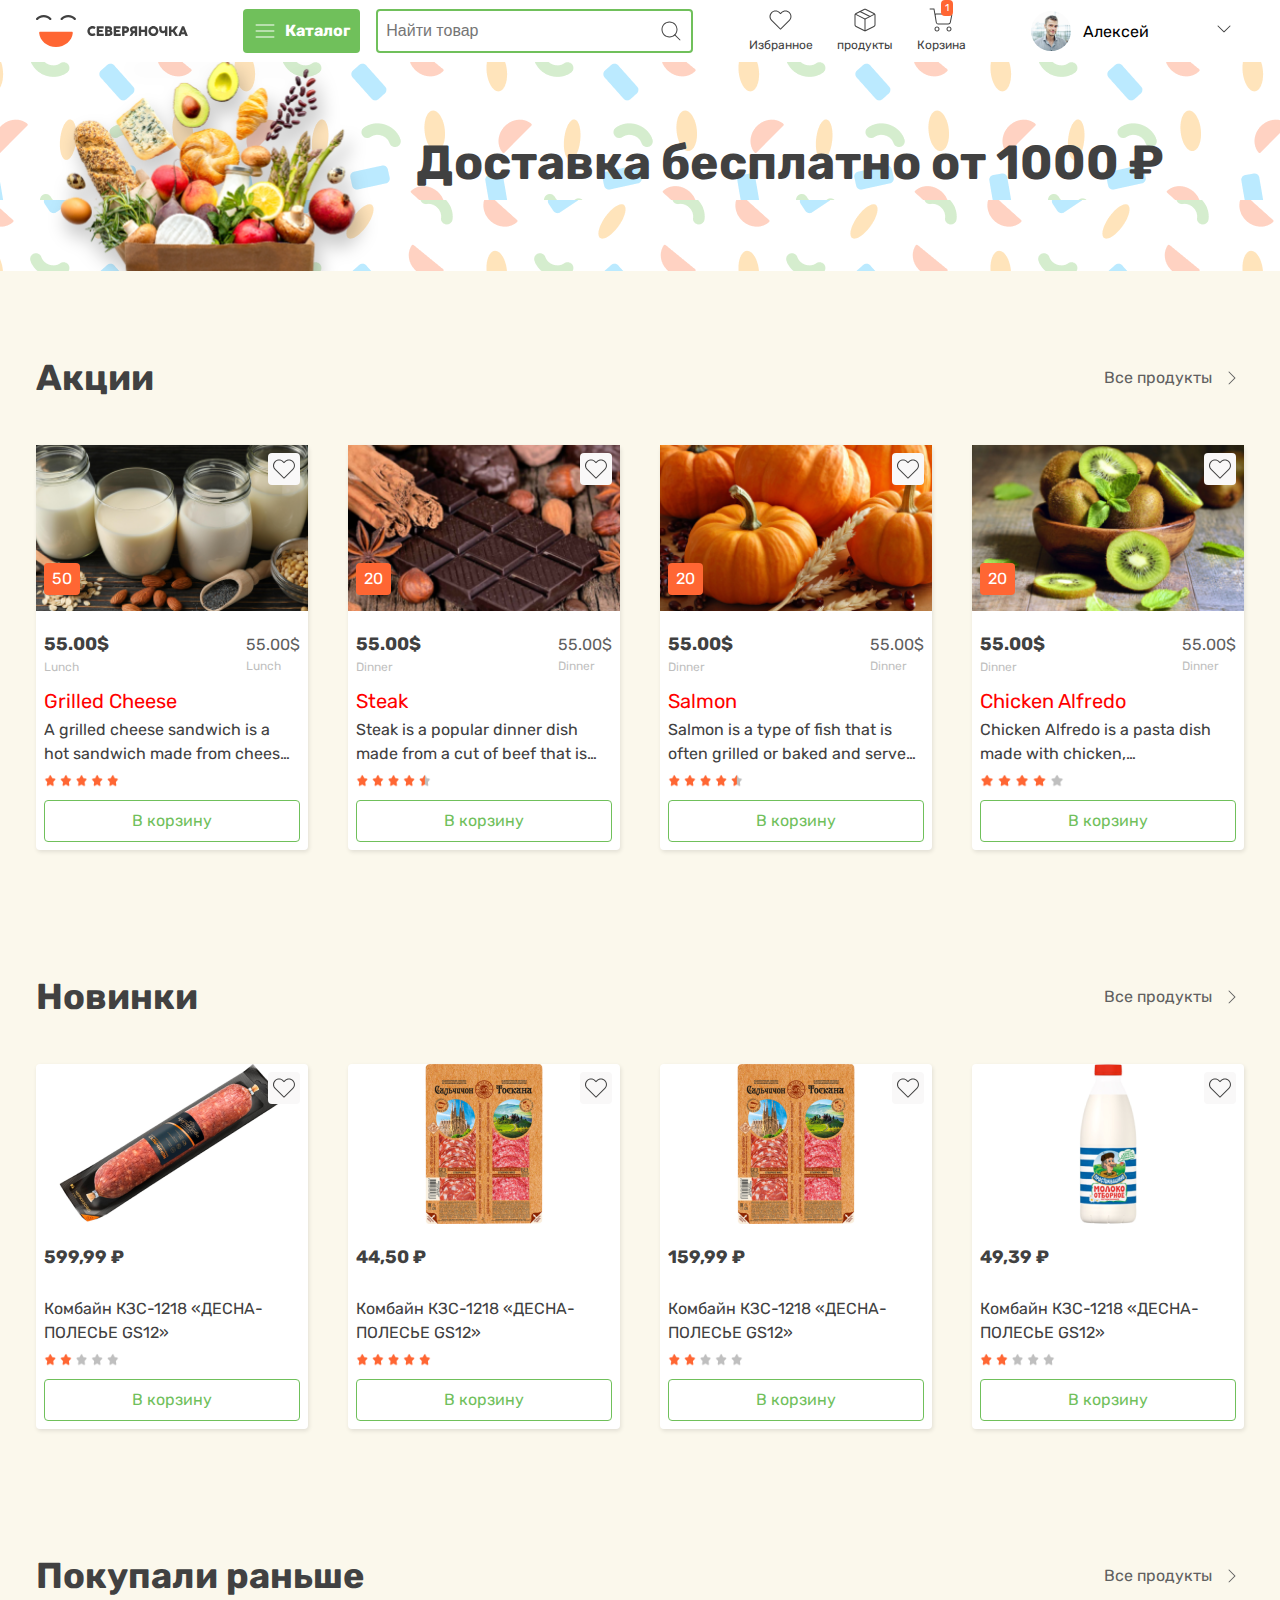
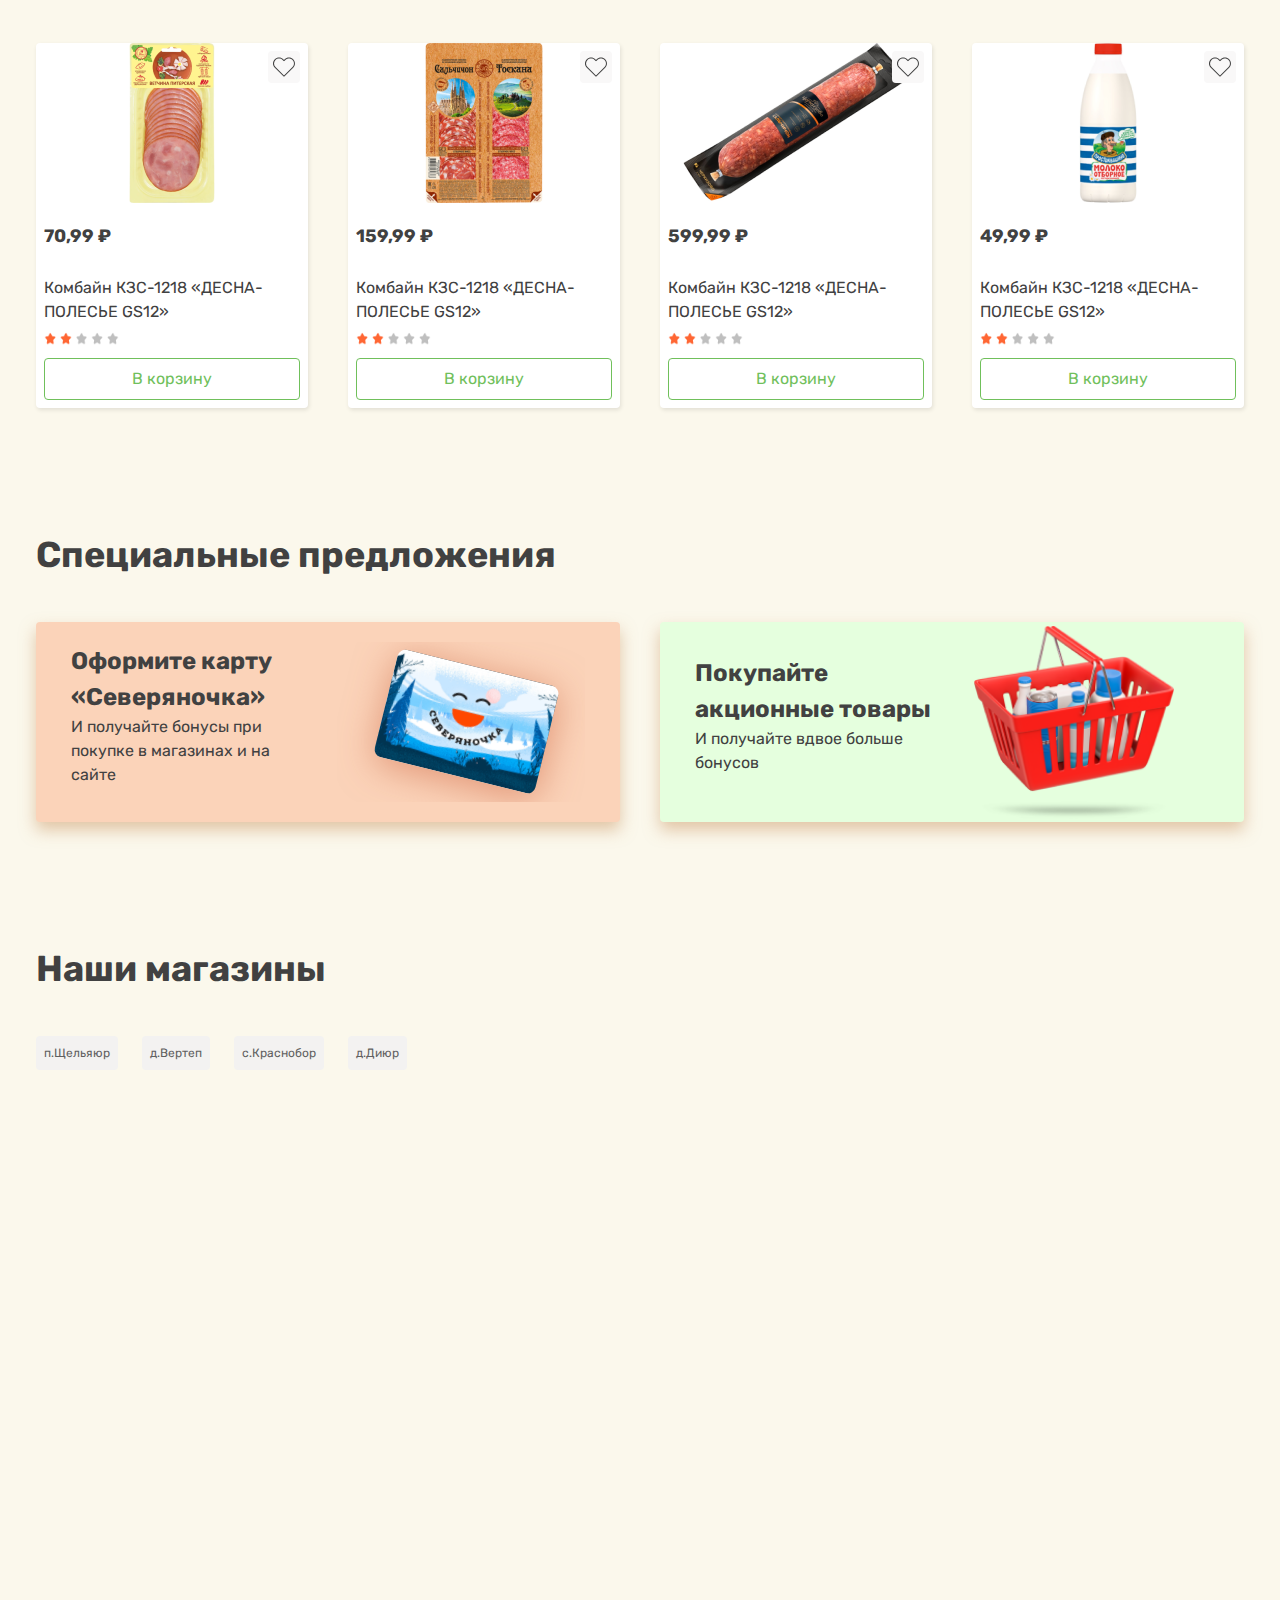
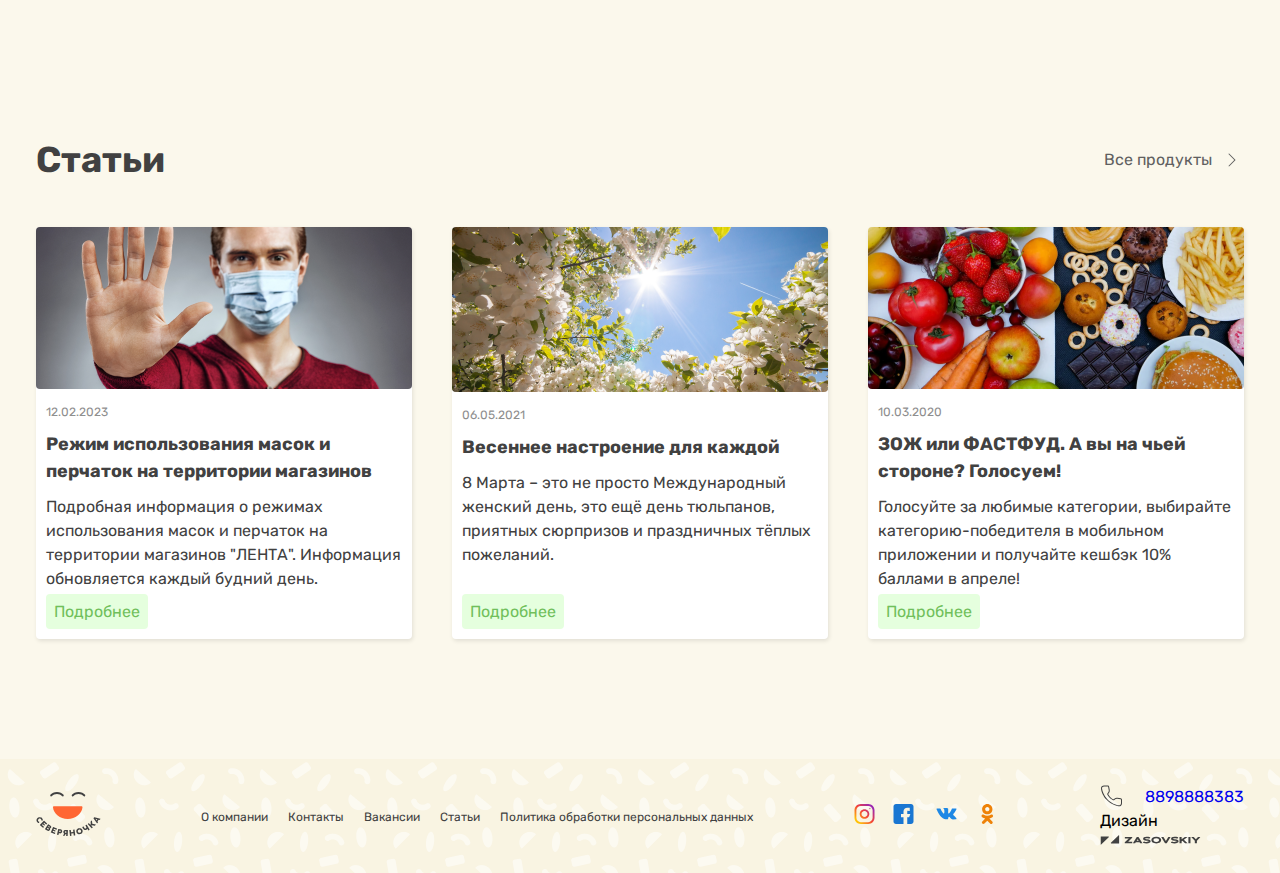
<file: index.html>
<!DOCTYPE html>
<html lang="en">

<head>
  <meta charset="UTF-8" />
  <meta name="viewport" content="width=device-width, initial-scale=1.0" />
  <link rel="icon"
    href="[data-uri]" />
  <title>E-Commerce</title>
  <link rel="stylesheet" href="/css/index.min.css" />
</head>

<body>

  <header>
    <nav id="navbar">
      <div class="container">
        <div class="navbar__content">
          <img class="navbar__content__image" src="./assets/images/index/mainlogo.svg" alt="" />
          <img class="navbar__content__image2" src="./assets/images/index/mainlogosvg.svg" alt="" />
          <div class="navbar__content__search">
            <a class="hidden__part Hidden280" href="#">
              <img src="/assets/images/index/navbarthreelines/feather-icon/menu.svg" alt="" />
              <h6 class="Hidden950">Каталог</h6>
            </a>
            <div class="search">
              <input type="text" placeholder="Найти товар" />
              <img class="inputImage" src="./assets/images/index/NavbarSearch/feather-icon/search.svg" alt="" />
            </div>
          </div>
          <ul class="navbar__content__link">
            <li>
              <a href="#"><img src="./assets/images/index/Frame 211.svg" alt="" />
                <p>Избранное</p>
              </a>
            </li>
            <li>
              <a href="#"><img src="./assets/images/index/navbarBix.svg" alt="" />
                <p>продукты</p>
              </a>
            </li>
            <li>
              <a href="#" class="navbar__content__basket"><span>1</span><img
                  src="./assets/images/index/shopping.basket/feather-icon/shopping-cart.svg" alt="" />
                <p>Корзина</p>
              </a>
            </li>
          </ul>

          <div class="navbar__content__person">
            <img src="./assets/images/index/navbarperson.svg" alt="" />
            <p class="Hidden950">Алексей</p>
          </div>
          <a href="#" class="Hidden950"><img src="./assets/images/index/navbarbelow.svg" alt="" /></a>
        </div>
      </div>
    </nav>
  </header>
  <div class="container">
    <div class="catalog hidden__catalog">
      <ul class="catalog__things">
        <li class="catalog__items">
          <a href="" class="catalog__links">Молоко, сыр, яйцо</a>
        </li>
        <li class="catalog__items">
          <a href="" class="catalog__links">Хлеб</a>
        </li>
        <li class="catalog__items">
          <a href="" class="catalog__links">Фрукты и овощи</a>
        </li>
        <li class="catalog__items">
          <a href="" class="catalog__links">Замороженные продукты</a>
        </li>
      </ul>
      <ul class="catalog__things">
        <li class="catalog__items">
          <a href="" class="catalog__links">Напитки</a>
        </li>
        <li class="catalog__items">
          <a href="" class="catalog__links">Кондитерские изделия</a>
        </li>
        <li class="catalog__items">
          <a href="" class="catalog__links">Чай, кофе</a>
        </li>
      </ul>
      <ul class="catalog__things">
        <li class="catalog__items">
          <a href="" class="catalog__links">Бакалея</a>
        </li>
        <li class="catalog__items">
          <a href="" class="catalog__links">Здоровое питание</a>
        </li>
        <li class="catalog__items">
          <a href="" class="catalog__links">Зоотовары</a>
        </li>
      </ul>
      <ul class="catalog__things">
        <li class="catalog__items">
          <a href="" class="catalog__links">Мясо, птица, колбаса</a>
        </li>
        <li class="catalog__items">
          <a href="" class="catalog__links">Детское питание</a>
        </li>
        <li class="catalog__items">
          <a href="" class="catalog__links">Непродовольственные товары</a>
        </li>
      </ul>
    </div>
  </div>

  <main>
    <section id="home">
      <div class="container">
        <div class="home__content">
          <img src="./assets/images/index/homefruits.svg" alt="" />
          <h1>Доставка бесплатно от 1000 ₽</h1>
        </div>
      </div>
    </section>
    <section id="discount">
      <div class="container discount">
        <div class="discount__items">
          <div class="discount__item__top">
            <h1>Акции</h1>
            <a href="#">
              <p>Все продукты</p>
              <img src="./assets/images/index/homerightarray/feather-icon/chevron-right.svg" alt="" />
            </a>
          </div>
          <div class="discount__item__main"></div>
        </div>
        <div class="discount__items special120distance">
          <div class="discount__item__top">
            <h1>Новинки</h1>
            <a href="#">
              <p>Все продукты</p>
              <img src="./assets/images/index/homerightarray/feather-icon/chevron-right.svg" alt="" />
            </a>
          </div>
          <div class="discount__item__main">
            <div class="discount__item__card">
              <img class="discount__item__image" src="./assets/images/index/home1.png" alt="image" />
              <img class="discount__item__heart" src="./assets/images/index/homeheart/feather-icon/heart.svg"
                alt="image" />
              <div class="discount__details">
                <div class="discount__payment">
                  <div class="discount__payment__right">
                    <h2 class="discount__value">599,99 ₽</h2>
                  </div>
                </div>
                <h4>Комбайн КЗС-1218 «ДЕСНА-ПОЛЕСЬЕ GS12»</h4>
                <img class="starimage" src="./assets/images/index/2star.png" alt="star image" />
                <a href="#">В корзину</a>
              </div>
            </div>
            <div class="discount__item__card">
              <img class="discount__item__image" src="./assets/images/index/home2.png" alt="image" />
              <img class="discount__item__heart" src="./assets/images/index/homeheart/feather-icon/heart.svg"
                alt="image" />
              <div class="discount__details">
                <div class="discount__payment">
                  <div class="discount__payment__right">
                    <h2 class="discount__value">44,50 ₽</h2>
                  </div>
                </div>
                <h4>Комбайн КЗС-1218 «ДЕСНА-ПОЛЕСЬЕ GS12»</h4>
                <img class="starimage" src="./assets/images/index/5star.png" alt="star image" />
                <a href="#">В корзину</a>
              </div>
            </div>
            <div class="discount__item__card">
              <img class="discount__item__image" src="./assets/images/index/home2.png" alt="image" />
              <img class="discount__item__heart" src="./assets/images/index/homeheart/feather-icon/heart.svg"
                alt="image" />
              <div class="discount__details">
                <div class="discount__payment">
                  <div class="discount__payment__right">
                    <h2 class="discount__value">159,99 ₽</h2>
                  </div>
                </div>
                <h4>Комбайн КЗС-1218 «ДЕСНА-ПОЛЕСЬЕ GS12»</h4>
                <img class="starimage" src="./assets/images/index/2star.png" alt="star image" />
                <a href="#">В корзину</a>
              </div>
            </div>
            <div class="discount__item__card">
              <img class="discount__item__image" src="./assets/images/index/home4.png" alt="image" />
              <img class="discount__item__heart" src="./assets/images/index/homeheart/feather-icon/heart.svg"
                alt="image" />
              <div class="discount__details">
                <div class="discount__payment">
                  <div class="discount__payment__right">
                    <h2 class="discount__value">49,39 ₽</h2>
                  </div>
                </div>
                <h4>Комбайн КЗС-1218 «ДЕСНА-ПОЛЕСЬЕ GS12»</h4>
                <img class="starimage" src="./assets/images/index/2star.png" alt="star image" />
                <a href="#">В корзину</a>
              </div>
            </div>
          </div>
        </div>
        <div class="discount__items special120distance">
          <div class="discount__item__top">
            <h1>Покупали раньше</h1>
            <a href="#">
              <p>Все продукты</p>
              <img src="./assets/images/index/homerightarray/feather-icon/chevron-right.svg" alt="" />
            </a>
          </div>
          <div class="discount__item__main">
            <div class="discount__item__card">
              <img class="discount__item__image" src="./assets/images/index/home5.png" alt="image" />
              <img class="discount__item__heart" src="./assets/images/index/homeheart/feather-icon/heart.svg"
                alt="image" />
              <div class="discount__details">
                <div class="discount__payment">
                  <div class="discount__payment__right">
                    <h2 class="discount__value">70,99 ₽</h2>
                  </div>
                </div>
                <h4>Комбайн КЗС-1218 «ДЕСНА-ПОЛЕСЬЕ GS12»</h4>
                <img class="starimage" src="./assets/images/index/2star.png" alt="star image" />
                <a href="#">В корзину</a>
              </div>
            </div>
            <div class="discount__item__card">
              <img class="discount__item__image" src="./assets/images/index/home2.png" alt="image" />
              <img class="discount__item__heart" src="./assets/images/index/homeheart/feather-icon/heart.svg"
                alt="image" />
              <div class="discount__details">
                <div class="discount__payment">
                  <div class="discount__payment__right">
                    <h2 class="discount__value">159,99 ₽</h2>
                  </div>
                </div>
                <h4>Комбайн КЗС-1218 «ДЕСНА-ПОЛЕСЬЕ GS12»</h4>
                <img class="starimage" src="./assets/images/index/2star.png" alt="star image" />
                <a href="#">В корзину</a>
              </div>
            </div>
            <div class="discount__item__card">
              <img class="discount__item__image" src="./assets/images/index/home1.png" alt="image" />
              <img class="discount__item__heart" src="./assets/images/index/homeheart/feather-icon/heart.svg"
                alt="image" />
              <div class="discount__details">
                <div class="discount__payment">
                  <div class="discount__payment__right">
                    <h2 class="discount__value">599,99 ₽</h2>
                  </div>
                </div>
                <h4>Комбайн КЗС-1218 «ДЕСНА-ПОЛЕСЬЕ GS12»</h4>
                <img class="starimage" src="./assets/images/index/2star.png" alt="star image" />
                <a href="#">В корзину</a>
              </div>
            </div>
            <div class="discount__item__card">
              <img class="discount__item__image" src="./assets/images/index/home4.png" alt="image" />
              <img class="discount__item__heart" src="./assets/images/index/homeheart/feather-icon/heart.svg"
                alt="image" />
              <div class="discount__details">
                <div class="discount__payment">
                  <div class="discount__payment__right">
                    <h2 class="discount__value">49,99 ₽</h2>
                  </div>
                </div>
                <h4>Комбайн КЗС-1218 «ДЕСНА-ПОЛЕСЬЕ GS12»</h4>
                <img class="starimage" src="./assets/images/index/2star.png" alt="star image" />
                <a href="#">В корзину</a>
              </div>
            </div>
          </div>
        </div>
      </div>
    </section>
    <section id="app">
      <div class="container app">
        <h1>Специальные предложения</h1>
        <div class="app__main">
          <div class="app__main__card">
            <div>
              <h2>Оформите карту «Северяночка»</h2>
              <p>И получайте бонусы при покупке в магазинах и на сайте</p>
            </div>
            <img class="app__main__strangePic" src="./assets/images/index/winterapp.svg" alt="" />
          </div>
          <div class="app__main__card app__second__part">
            <div>
              <h2>Покупайте акционные товары</h2>
              <p>И получайте вдвое больше бонусов</p>
            </div>
            <img src="./assets/images/index/basket.png" alt="" />
          </div>
        </div>
      </div>
    </section>
    <section id="location">
      <div class="container location">
        <h1>Наши магазины</h1>
        <div class="location__main">
          <div class="location__main__items">
            <a href="#">
              <p>п.Щельяюр</p>
            </a>
            <a href="#">
              <p>д.Вертеп</p>
            </a>
            <a href="#">
              <p>с.Краснобор</p>
            </a>
            <a href="#">
              <p>д.Диюр</p>
            </a>
          </div>
          <iframe
            src="https://www.google.com/maps/embed?pb=!1m14!1m8!1m3!1d2997.9853383677932!2d69.19970855847173!3d41.287423557451284!3m2!1i1024!2i768!4f13.1!3m3!1m2!1s0x38ae8b4d7badd3c1%3A0x39fa34f7714fcfca!2s314-Sonli%20Maktabgacha%20Ta%22Lim%20Tashkiloti!5e0!3m2!1sen!2s!4v1706008566794!5m2!1sen!2s"
            width="600" height="450" style="border: 0" allowfullscreen="" loading="lazy"
            referrerpolicy="no-referrer-when-downgrade"></iframe>
        </div>
      </div>
    </section>
    <section id="last">
      <div class="container last">
        <div class="last__item__top">
          <h1>Статьи</h1>
          <a href="#">
            <p>Все продукты</p>
            <img src="./assets/images/index/homerightarray/feather-icon/chevron-right.svg" alt="" />
          </a>
        </div>
        <div class="last__main">
          <div class="last__main__card">
            <img src="./assets/images/index/last1.png" alt="personimage" />
            <div class="last__main__content">
              <h6>12.02.2023</h6>
              <h3>
                Режим использования масок и перчаток на территории магазинов
              </h3>
              <p>
                Подробная информация о режимах использования масок и перчаток
                на территории магазинов "ЛЕНТА". Информация обновляется каждый
                будний день.
              </p>
              <a href="#">Подробнее</a>
            </div>
          </div>
          <div class="last__main__card">
            <img src="./assets/images/index/last2.png" alt="personimage" />
            <div class="last__main__content">
              <h6>06.05.2021</h6>
              <h3>Весеннее настроение для каждой</h3>
              <p>
                8 Марта – это не просто Международный женский день, это ещё
                день тюльпанов, приятных сюрпризов и праздничных тёплых
                пожеланий.
              </p>
              <a href="#">Подробнее</a>
            </div>
          </div>
          <div class="last__main__card">
            <img src="./assets/images/index/last3.png" alt="personimage" />
            <div class="last__main__content">
              <h6>10.03.2020</h6>
              <h3>ЗОЖ или ФАСТФУД. А вы на чьей стороне? Голосуем!</h3>
              <p>
                Голосуйте за любимые категории, выбирайте категорию-победителя
                в мобильном приложении и получайте кешбэк 10% баллами в
                апреле!
              </p>
              <a href="#">Подробнее</a>
            </div>
          </div>
        </div>
      </div>
    </section>
  </main>

  <footer>
    <div class="container">
      <div class="footer">
        <div class="footer__all">
          <a href="#" class="footer__link__items"><img src="./assets/images/index/mainlogosvg.svg" alt="" /></a>
          <ul class="footer__links">
            <li><a href="#" class="footer__link__items">О компании</a></li>
            <li><a href="#" class="footer__link__items">Контакты</a></li>
            <li><a href="#" class="footer__link__items">Вакансии</a></li>
            <li><a href="#" class="footer__link__items">Статьи</a></li>
            <li>
              <a href="#" class="footer__link__items">Политика обработки персональных данных</a>
            </li>
          </ul>
          <ul class="footer__socials">
            <li>
              <a href="#" class="footer__social__network"><img src="./assets/images/index/insta/social/instagram.svg"
                  alt="" /></a>
            </li>
            <li>
              <a href="#" class="footer__social__network"><img src="./assets/images/index/face/social/Group 465.svg"
                  alt="" /></a>
            </li>
            <li>
              <a href="#" class="footer__social__network"><img src="./assets/images/index/wiki/social/vkontakte.svg"
                  alt="" /></a>
            </li>
            <li>
              <a href="#" class="footer__social__network"><img src="./assets/images/index/odnok/social/ok.svg"
                  alt="" /></a>
            </li>
          </ul>
          <div class="footer__socials__next">
            <div class="parts">
              <li>
                <a href="#"><img src="./assets/images/index/phonefooter/feather-icon/phone.svg" alt="" /></a>
              </li>
              <li><a href="#">8898888383</a></li>
            </div>
            <p>Дизайн</p>
            <img src="./assets/images/index/zakovskiy.svg" alt="" />
          </div>
          <ul class="footer__links2">
            <li><a href="#" class="footer__link__items">О компании</a></li>
            <li><a href="#" class="footer__link__items">Контакты</a></li>
            <li><a href="#" class="footer__link__items">Вакансии</a></li>
            <li><a href="#" class="footer__link__items">Статьи</a></li>
            <li>
              <a href="#" class="footer__link__items">Политика обработки персональных данных</a>
            </li>
          </ul>
        </div>
        <div class="footer__special">
          <ul class="footer__content__link">
            <li>
              <a class="footer__link__bottom" href="#"><img src="/assets/images/index/blackthree.svg" alt="" />
                <h6>Каталог</h6>
              </a>
            </li>
            <li>
              <a href="#"><img src="./assets/images/index/Frame 211.svg" alt="" />
                <p>Избранное</p>
              </a>
            </li>
            <li>
              <a href="#"><img src="./assets/images/index/navbarBix.svg" alt="" />
                <p>продукты</p>
              </a>
            </li>
            <li>
              <a href="#" class="footer__content__basket"><span>1</span><img
                  src="./assets/images/index/shopping.basket/feather-icon/shopping-cart.svg" alt="" />
                <p>Корзина</p>
              </a>
            </li>
          </ul>
          <div class="footer__content__person">
            <img src="./assets/images/index/navbarperson.svg" alt="" />
          </div>
        </div>
      </div>
    </div>
  </footer>
  <script src="./js/main.js"></script>

  <script src="js/product-data.js"></script>
  <script src="js/home.js"></script>
</body>

</html>
</file>
<file: css/index.min.css>
@import"https://fonts.googleapis.com/css2?family=Rubik&display=swap";*,*::after,*::before{margin:0;padding:0;-webkit-box-sizing:border-box;box-sizing:border-box;list-style-type:none;text-decoration:none}.container{max-width:1248px;width:100%;margin-left:auto;margin-right:auto;padding-left:20px;padding-right:20px}body{scroll-behavior:smooth}*{margin:0;padding:0}body{font-family:Rubik}ul,a{list-style-type:none}a{text-decoration:none}button{background:rgba(0,0,0,0);border:none;cursor:pointer}footer{background-image:url("../../assets/images/index/footerbg.png");background-color:#f9f4e2}.footer{padding:24px 0;-webkit-box-pack:justify;-ms-flex-pack:justify;justify-content:space-between}.footer__all{display:-webkit-box;display:-ms-flexbox;display:flex;-webkit-box-pack:justify;-ms-flex-pack:justify;justify-content:space-between;gap:20px;-webkit-box-align:center;-ms-flex-align:center;align-items:center;padding-bottom:49px}@media(min-width: 680px){.footer__all{padding-bottom:0}}@media(max-width: 700px){.footer__all{display:-webkit-box;display:-ms-flexbox;display:flex;-ms-flex-wrap:wrap;flex-wrap:wrap;-webkit-box-align:center;-ms-flex-align:center;align-items:center;justify-items:center;-ms-flex-item-align:center;align-self:center}}.footer__links{display:-webkit-box;display:-ms-flexbox;display:flex;gap:20px;-ms-flex-wrap:wrap;flex-wrap:wrap}@media(max-width: 700px){.footer__links{display:none}}.footer__links a{color:#414141;font-size:12px;line-height:150%}.footer__links2{display:none}@media(max-width: 700px){.footer__links2{display:-webkit-box;display:-ms-flexbox;display:flex;gap:16px;-ms-flex-wrap:wrap;flex-wrap:wrap}}.footer__links2 a{color:#414141;font-size:12px;line-height:150%}.footer__socials{display:grid;gap:40px;-webkit-box-align:center;-ms-flex-align:center;align-items:center;grid-template-columns:repeat(4, 1fr);gap:16px}@media(max-width: 1120px){.footer__socials{display:grid;gap:10px;-webkit-box-align:center;-ms-flex-align:center;align-items:center;grid-template-columns:repeat(2, auto)}}.footer__last{display:-webkit-box;display:-ms-flexbox;display:flex;gap:8px;-webkit-box-pack:end;-ms-flex-pack:end;justify-content:end}.footer__last p{color:#414141;font-size:12px;line-height:150%}.footer__special{display:none;-webkit-box-align:center;-ms-flex-align:center;align-items:center;-webkit-box-pack:justify;-ms-flex-pack:justify;justify-content:space-between}@media(max-width: 680px){.footer__special{display:-webkit-box;display:-ms-flexbox;display:flex;position:fixed;width:100%;gap:10px;bottom:0;padding:10px;right:0;background-color:#fff}}.footer__special__image{padding:10px;-webkit-box-align:center;-ms-flex-align:center;align-items:center;background-color:#70c05b;border-radius:4px}.footer__special__image a{color:#fff;text-align:center;font-size:34px;line-height:150%}.footer .footer__link__items img{max-width:90px;width:100%}.footer__content__link{text-align:center;max-width:400px;padding:0 10px;width:100%;display:-webkit-box;display:-ms-flexbox;display:flex;-webkit-box-pack:justify;-ms-flex-pack:justify;justify-content:space-between}.footer__content__link h6,.footer__content__link p{color:#414141;text-align:center;font-size:8px;line-height:150%}.footer__content li a{text-align:center}.footer__content__basket{position:relative}.footer__content__basket span{position:absolute;top:-17px;right:0px;font-size:10px;color:#fff;background-color:#f63;padding:2px 4px;border-radius:4px}.footer__content__person{display:-webkit-box;display:-ms-flexbox;display:flex;-webkit-box-align:center;-ms-flex-align:center;align-items:center;gap:12px}.parts{display:-webkit-box;display:-ms-flexbox;display:flex;gap:20px;-webkit-box-align:center;-ms-flex-align:center;align-items:center}.navbar__content,.navbar__content__link,.navbar__content__search,.navbar__content__person,.search{display:-webkit-box;display:-ms-flexbox;display:flex;-webkit-box-align:center;-ms-flex-align:center;align-items:center;text-align:center;-webkit-box-pack:justify;-ms-flex-pack:justify;justify-content:space-between}nav{background-color:#fff;position:fixed;width:100%;z-index:1}.search{max-width:344px;width:100%;-webkit-box-pack:justify;-ms-flex-pack:justify;justify-content:space-between;border:2px solid #70c05b;padding:8px;border-radius:4px}.navbar__content{-webkit-box-pack:justify;-ms-flex-pack:justify;justify-content:space-between;padding:8px 0px;-webkit-box-align:center;-ms-flex-align:center;align-items:center;gap:20px}.navbar__content__link{display:none;gap:24px}@media(min-width: 680px){.navbar__content__link{display:-webkit-box;display:-ms-flexbox;display:flex}}.navbar__content__person{gap:12px;padding-left:10px;display:none}@media(min-width: 680px){.navbar__content__person{display:-webkit-box;display:-ms-flexbox;display:flex}}.navbar__content__basket{position:relative}.navbar__content__basket span{position:absolute;top:-17px;right:13px;font-size:10px;color:#fff;background-color:#f63;padding:2px 4px;border-radius:4px}.navbar__content__search{max-width:345px;width:100%}@media(min-width: 950px){.navbar__content__search{max-width:450px;width:100%}}.navbar__content__search a{padding:10px;margin-right:16px;border-radius:4px;display:-webkit-box;display:-ms-flexbox;display:flex;gap:8px;-webkit-box-align:center;-ms-flex-align:center;align-items:center;background-color:#70c05b;display:none}@media(min-width: 680px){.navbar__content__search a{display:-webkit-box;display:-ms-flexbox;display:flex}}.navbar__content__search h6{color:#fff;font-size:16px;line-height:150%}input{max-width:345px;width:100%;outline:none;border:none;font-size:16px}ul li p{font-size:12px;font-style:normal;line-height:150%;color:#414141}.navbar__content__image{display:none}@media(min-width: 1070px){.navbar__content__image{display:block}}.navbar__content__image2{display:block}@media(min-width: 1070px){.navbar__content__image2{display:none}}.navbar__content .Hidden950{display:none}@media(min-width: 950px){.navbar__content .Hidden950{display:block}}.hidden__catalog{display:none;-webkit-transition:1s;transition:1s}.show-catalog{-webkit-transition:1s;transition:1s;display:grid;gap:20px;-webkit-box-align:start;-ms-flex-align:start;align-items:start;grid-template-columns:repeat(4, auto);padding:80px 0 16px;-webkit-box-pack:justify;-ms-flex-pack:justify;justify-content:space-between}@media(max-width: 900px){.show-catalog{display:grid;gap:20px;-webkit-box-align:start;-ms-flex-align:start;align-items:start;grid-template-columns:repeat(2, auto)}}@media(max-width: 450px){.show-catalog{display:grid;gap:10px;-webkit-box-align:star;-ms-flex-align:star;align-items:star;grid-template-columns:repeat(2, auto)}}@media(max-width: 340px){.show-catalog{display:grid;gap:10px;-webkit-box-align:start;-ms-flex-align:start;align-items:start;grid-template-columns:repeat(1, auto)}}.show-catalog .catalog__items{margin-bottom:24px}@media(max-width: 380px){.show-catalog .catalog__items{margin-bottom:5px}}.show-catalog .catalog__links{color:#414141;font-size:16px;font-weight:700;line-height:150%}@media(max-width: 500px){.show-catalog .catalog__links{font-size:12px}}.show-catalog .catalog__links:hover{color:red;-webkit-transition:.5s;transition:.5s}#home{padding-top:55px;background-image:url("../../assets/images/index/homebackground.png")}.home__content{display:-webkit-box;display:-ms-flexbox;display:flex;-webkit-box-align:center;-ms-flex-align:center;align-items:center;gap:18px}@media(max-width: 650px){.home__content{display:block;text-align:center}}.home__content img{max-width:30%;width:100%}@media(max-width: 650px){.home__content img{max-width:50%;width:100%;margin-bottom:10px}}.home__content h1{color:#414141;text-align:center;font-size:48px;font-weight:700;line-height:150%}@media(max-width: 1130px){.home__content h1{font-size:32px}}@media(max-width: 895px){.home__content h1{font-size:25px}}@media(max-width: 430px){.home__content h1{font-size:20px}}#discount{padding:80px 0 120px;background-color:#fbf8ec}.discount__item__top{margin-bottom:40px;display:-webkit-box;display:-ms-flexbox;display:flex;-webkit-box-pack:justify;-ms-flex-pack:justify;justify-content:space-between}.discount h1{color:#414141;font-size:36px;font-weight:700;line-height:150%}@media(max-width: 550px){.discount h1{font-size:25px}}@media(max-width: 280px){.discount h1{font-size:18px}}.discount a{display:-webkit-box;display:-ms-flexbox;display:flex;-webkit-box-align:center;-ms-flex-align:center;align-items:center;gap:8px}.discount a p{color:#606060;font-size:16px;line-height:150%}@media(max-width: 550px){.discount a p{font-size:12px}}@media(max-width: 280px){.discount a p{font-size:8px}}.discount__item__card{max-height:500px;height:100%;position:relative;background-color:#fff;border-radius:4px;-webkit-box-shadow:1px 2px 4px 0px rgba(0,0,0,.1);box-shadow:1px 2px 4px 0px rgba(0,0,0,.1)}.discount__item__card h6{position:absolute;top:118px;left:8px;padding:4px 8px;background-color:#f63;border-radius:4px;color:#fff;font-size:16px;font-weight:400;line-height:150%}.discount__item__heart{position:absolute;top:8px;right:8px;padding:4px;background-color:#f9f8f8;border-radius:4px}.discount__item__image{max-width:500px;width:100%;margin-left:auto;margin-right:auto}.discount__item__main{display:grid;gap:40px;-webkit-box-align:center;-ms-flex-align:center;align-items:center;grid-template-columns:repeat(4, 1fr)}@media(max-width: 1100px){.discount__item__main{display:grid;gap:20px;-webkit-box-align:center;-ms-flex-align:center;align-items:center;grid-template-columns:repeat(3, 1fr)}}@media(max-width: 710px){.discount__item__main{display:grid;gap:20px;-webkit-box-align:center;-ms-flex-align:center;align-items:center;grid-template-columns:repeat(2, 1fr)}}@media(max-width: 484px){.discount__item__main{display:grid;gap:40px;-webkit-box-align:center;-ms-flex-align:center;align-items:center;grid-template-columns:repeat(1, auto)}}.discount__details{padding:8px}.discount__details img{padding:8px 0}.discount__details h4{color:#414141;font-size:16px;line-height:150%;font-weight:400}@media(max-width: 1090px){.discount__details h4{font-size:12px}}.discount__details a{color:#70c05b;font-size:16px;line-height:150%;text-align:center;-webkit-box-pack:center;-ms-flex-pack:center;justify-content:center;border-radius:4px;padding:8px;border:1px solid #70c05b}.discount__details a:hover{background-color:#f63;-webkit-transition:.5s;transition:.5s;color:#fff;border:none}.discount__payment{display:-webkit-box;display:-ms-flexbox;display:flex;-webkit-box-pack:justify;-ms-flex-pack:justify;justify-content:space-between;-webkit-box-align:center;-ms-flex-align:center;align-items:center;padding:8px 0}.discount__payment h2,.discount__payment h3,.discount__payment p{color:#414141;font-size:18px;font-weight:700;line-height:150%}.discount__payment p{color:#bfbfbf;font-size:12px;font-weight:400}.discount__payment h3{color:#606060;font-size:16px;font-weight:400}.discount__value{margin-bottom:18px}.special120distance{margin-top:120px}h4{max-width:252px;display:-webkit-box;-webkit-box-orient:vertical;-webkit-line-clamp:2;overflow:hidden}.starimage{max-width:200px;height:30px}#app{background-color:#fbf8ec;padding-bottom:120px}.app h1{color:#414141;font-size:36px;font-weight:700;line-height:150%;padding-bottom:40px}@media(max-width: 550px){.app h1{font-size:25px}}@media(max-width: 280px){.app h1{font-size:18px}}.app__main{display:grid;gap:40px;-webkit-box-align:center;-ms-flex-align:center;align-items:center;grid-template-columns:repeat(2, 1fr)}@media(max-width: 660px){.app__main{display:grid;gap:40px;-webkit-box-align:center;-ms-flex-align:center;align-items:center;grid-template-columns:repeat(1, auto)}}.app__main__strangePic{max-width:248px !important;width:100% !important}.app__main__card{max-height:200px;height:100%;padding:8px 35px;-webkit-box-align:center;-ms-flex-align:center;align-items:center;background-color:#fbd3b9;display:-webkit-box;display:-ms-flexbox;display:flex;gap:21px;border-radius:7px;overflow:hidden;border-radius:4px;-webkit-box-shadow:0px 8px 16px 0px rgba(202,147,96,.5);box-shadow:0px 8px 16px 0px rgba(202,147,96,.5)}.app__main__card img{max-width:200px;width:100%}.app h2,.app p{color:#414141;font-size:24px;font-weight:700;line-height:150%;max-width:258px;width:100%}.app h2{padding-top:22px}@media(max-width: 900px){.app h2{font-size:18px}}@media(max-width: 500px){.app h2{font-size:14px}}.app p{font-size:16px;font-weight:400;line-height:150%;padding-bottom:36px}@media(max-width: 900px){.app p{font-size:12px}}.app__second__part{background-color:#e5ffde}.description{font-size:20px;margin:5px 0;color:red}#location{background-color:#fbf8ec;padding-bottom:120px}#location h1{color:#414141;font-size:36px;font-weight:700;line-height:150%;padding-bottom:40px}@media(max-width: 550px){#location h1{font-size:25px}}@media(max-width: 280px){#location h1{font-size:18px}}.location__main__items{display:-webkit-box;display:-ms-flexbox;display:flex;gap:24px;margin-bottom:24px;-ms-flex-wrap:wrap;flex-wrap:wrap}@media(max-width: 430px){.location__main__items{gap:10px}}.location__main__items p{color:#606060;font-size:12px;line-height:150%;padding:8px;background-color:#f3f2f1;border-radius:4px}.location__main__items p:hover{background-color:#70c05b;color:#fff}iframe{max-width:100vw;width:100%;height:57.1428571429vh;border-radius:20px}#last{background-color:#fbf8ec;padding-bottom:120px}#last h1{color:#414141;font-size:36px;font-weight:700;line-height:150%}@media(max-width: 550px){#last h1{font-size:25px}}@media(max-width: 280px){#last h1{font-size:18px}}.last__item__top{margin-bottom:40px;display:-webkit-box;display:-ms-flexbox;display:flex;-webkit-box-align:center;-ms-flex-align:center;align-items:center;-webkit-box-pack:justify;-ms-flex-pack:justify;justify-content:space-between}.last__item__top a{display:-webkit-box;display:-ms-flexbox;display:flex;-webkit-box-align:center;-ms-flex-align:center;align-items:center;gap:8px}.last__item__top a p{color:#606060;font-size:16px;line-height:150%}@media(max-width: 550px){.last__item__top a p{font-size:12px}}@media(max-width: 280px){.last__item__top a p{font-size:8px}}.last__main{display:grid;gap:24px;-webkit-box-align:center;-ms-flex-align:center;align-items:center;grid-template-columns:repeat(3, auto);gap:40px;-ms-flex-wrap:wrap;flex-wrap:wrap;-webkit-box-pack:center;-ms-flex-pack:center;justify-content:center}@media(max-width: 1000px){.last__main{display:grid;gap:15px;-webkit-box-align:center;-ms-flex-align:center;align-items:center;grid-template-columns:repeat(3, auto)}}@media(max-width: 900px){.last__main{display:grid;gap:35px;-webkit-box-align:center;-ms-flex-align:center;align-items:center;grid-template-columns:repeat(2, auto)}}@media(max-width: 700px){.last__main{display:grid;gap:15px;-webkit-box-align:center;-ms-flex-align:center;align-items:center;grid-template-columns:repeat(2, auto)}}@media(max-width: 530px){.last__main{display:grid;gap:35px;-webkit-box-align:center;-ms-flex-align:center;align-items:center;grid-template-columns:repeat(1, auto)}}.last__main__card{-webkit-box-shadow:1px 2px 4px 0px rgba(0,0,0,.1);box-shadow:1px 2px 4px 0px rgba(0,0,0,.1);background-color:#fff;border-radius:4px;max-height:600px;height:100%;position:relative}.last__main__card h6,.last__main__card p,.last__main__card h3{color:#8f8f8f;font-size:12px;font-weight:400;line-height:150%}.last__main__card h3{color:#414141;font-size:18px;font-weight:700;margin:10px 0}.last__main__card p{color:#414141;font-size:16px;margin-bottom:10px;padding-bottom:20px}.last__main__card a{position:absolute;bottom:10px;left:10px;color:#70c05b;font-size:16px;padding:8px;background-color:#e5ffde;border-radius:4px}.last__main__card a:hover{background-color:#70c05b;color:#fff;-webkit-transition:0,5s;transition:0,5s}.last__main__card img{max-width:376px;width:100%;border-radius:4px}.last__main__content{padding:10px;margin-bottom:8px;max-width:376px}
</file>
